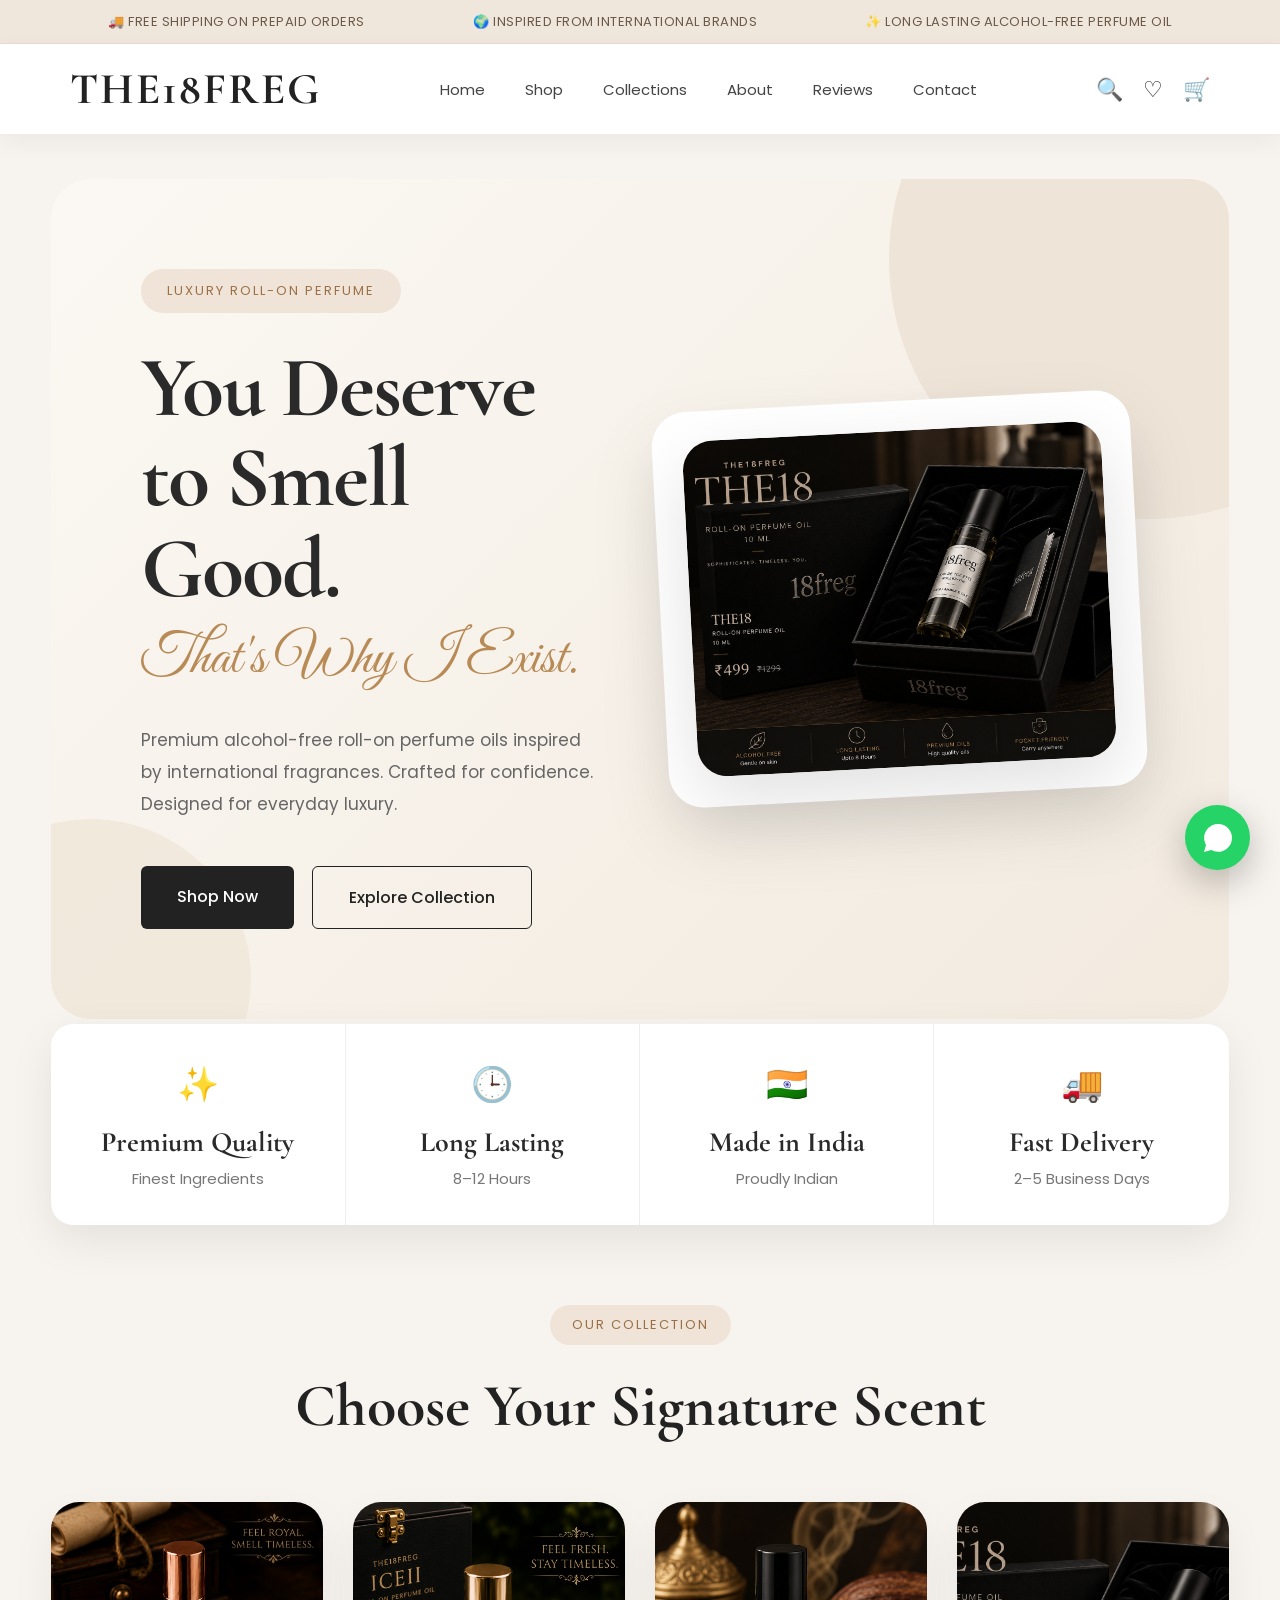
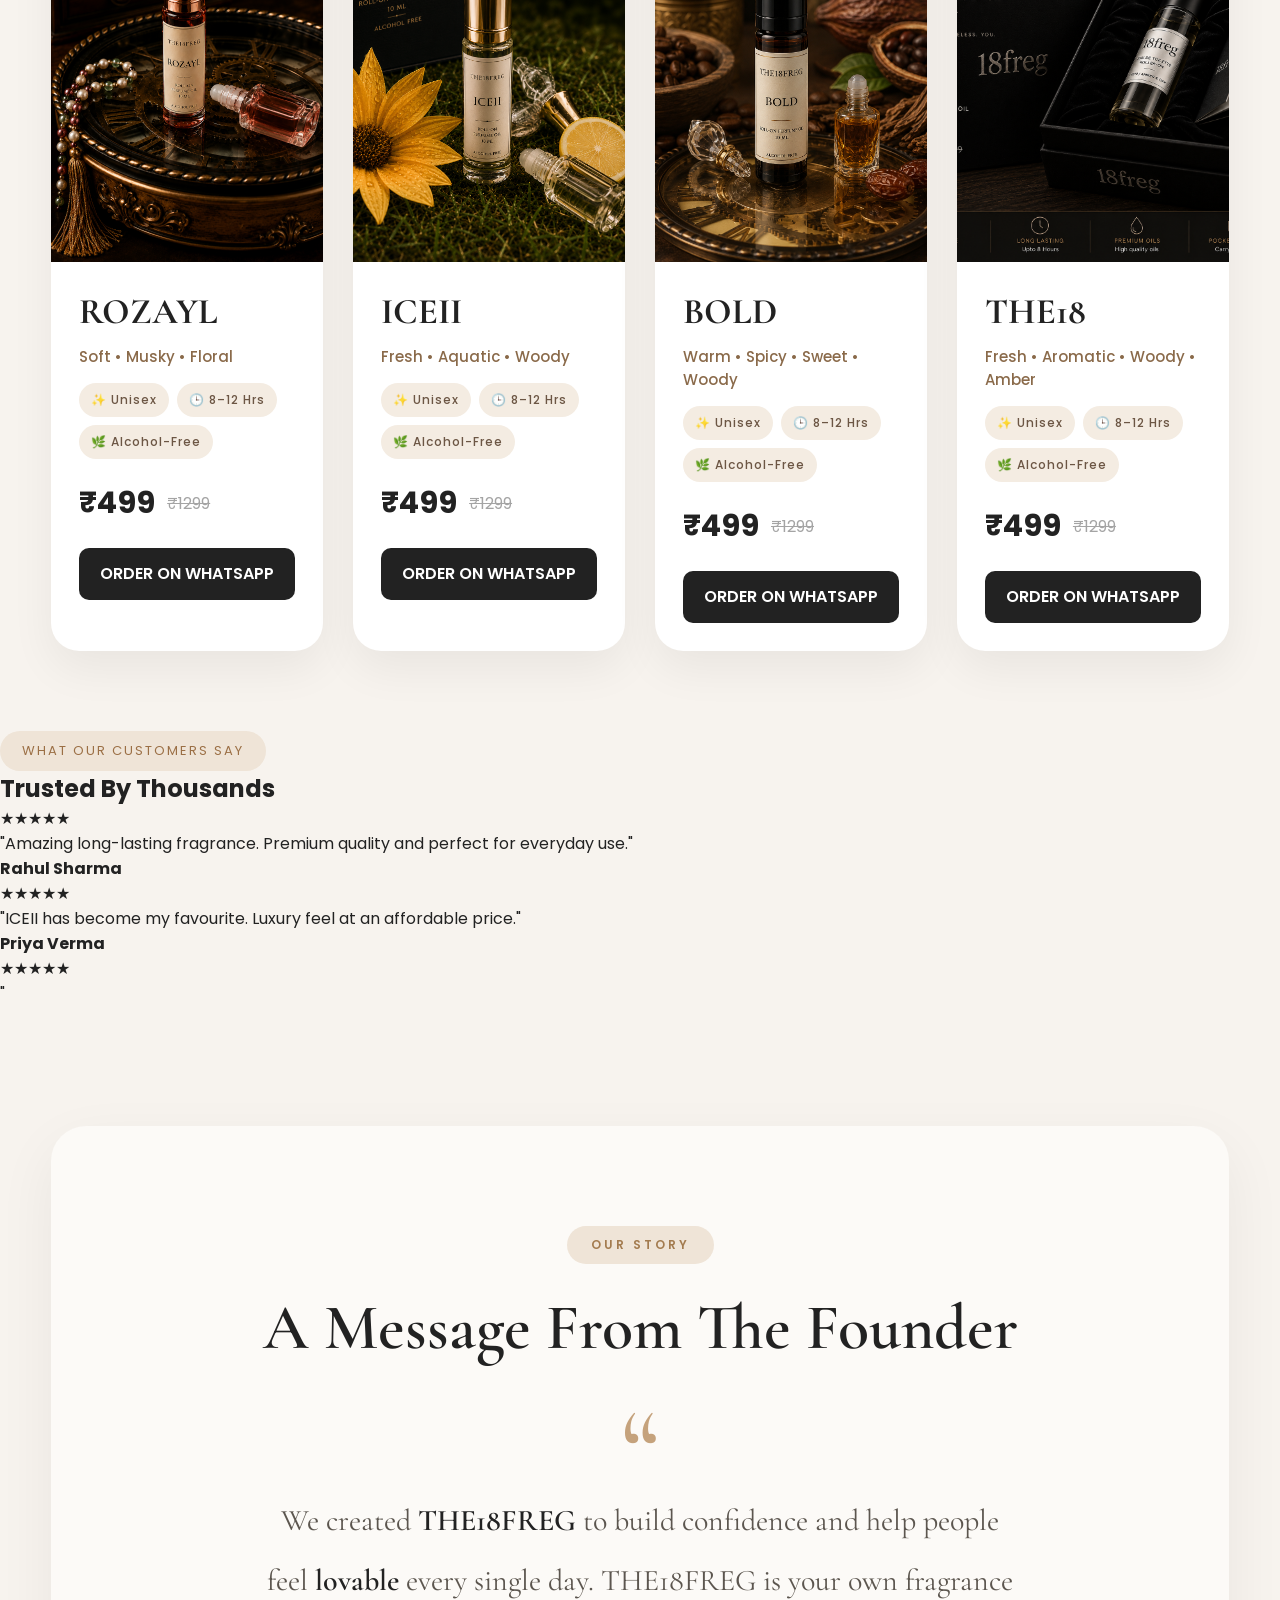
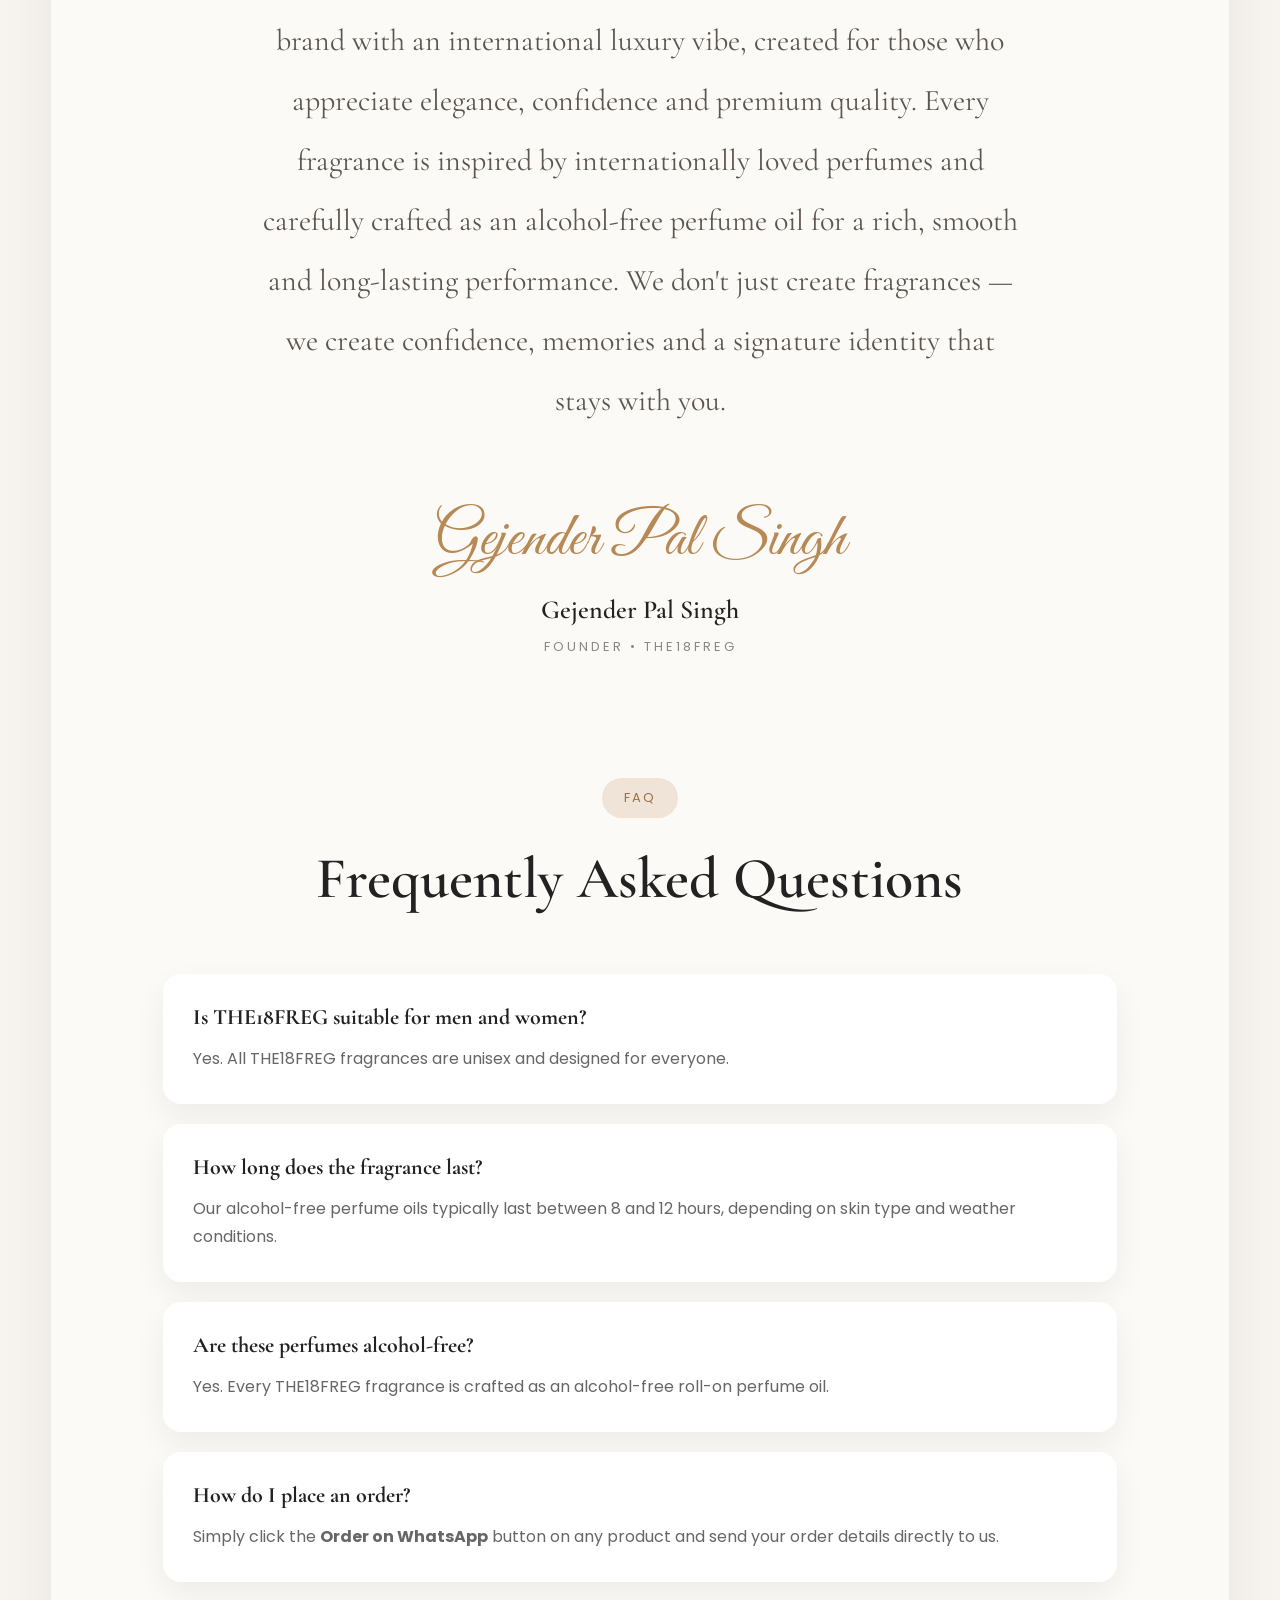
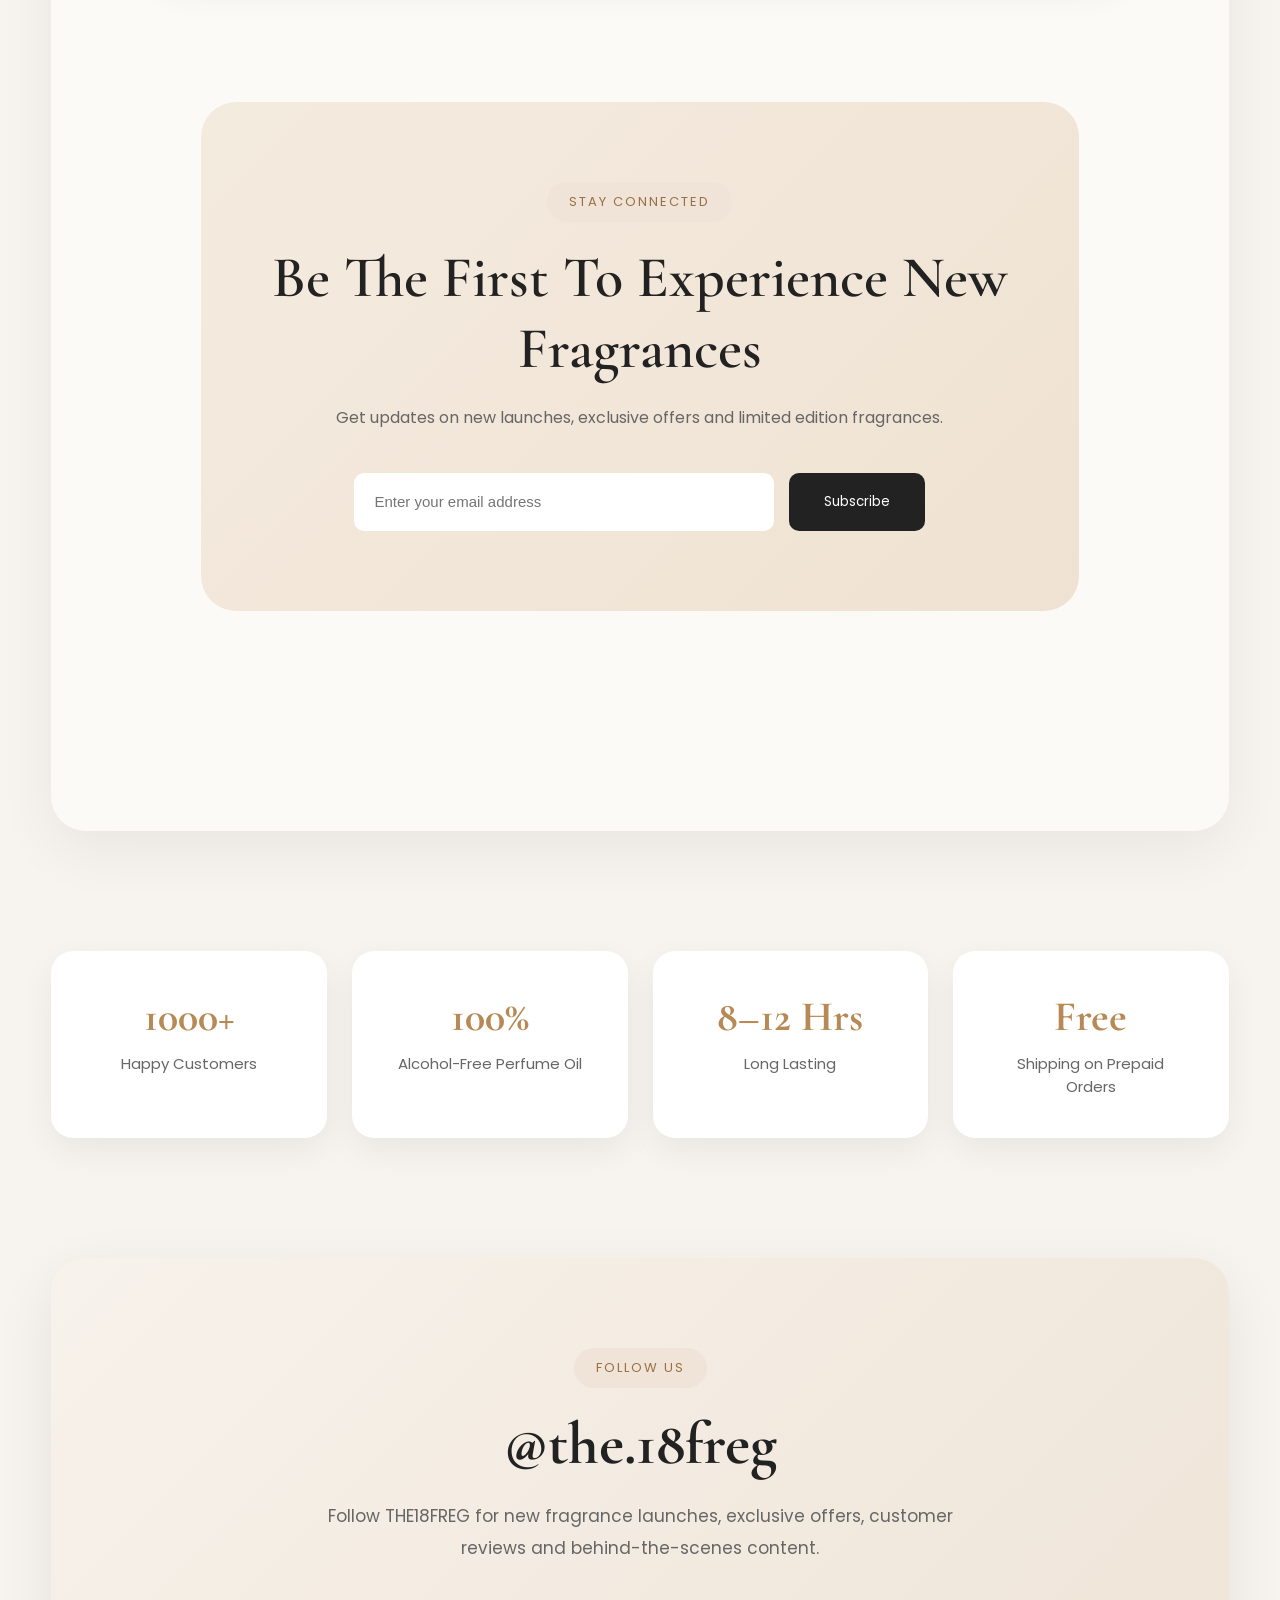
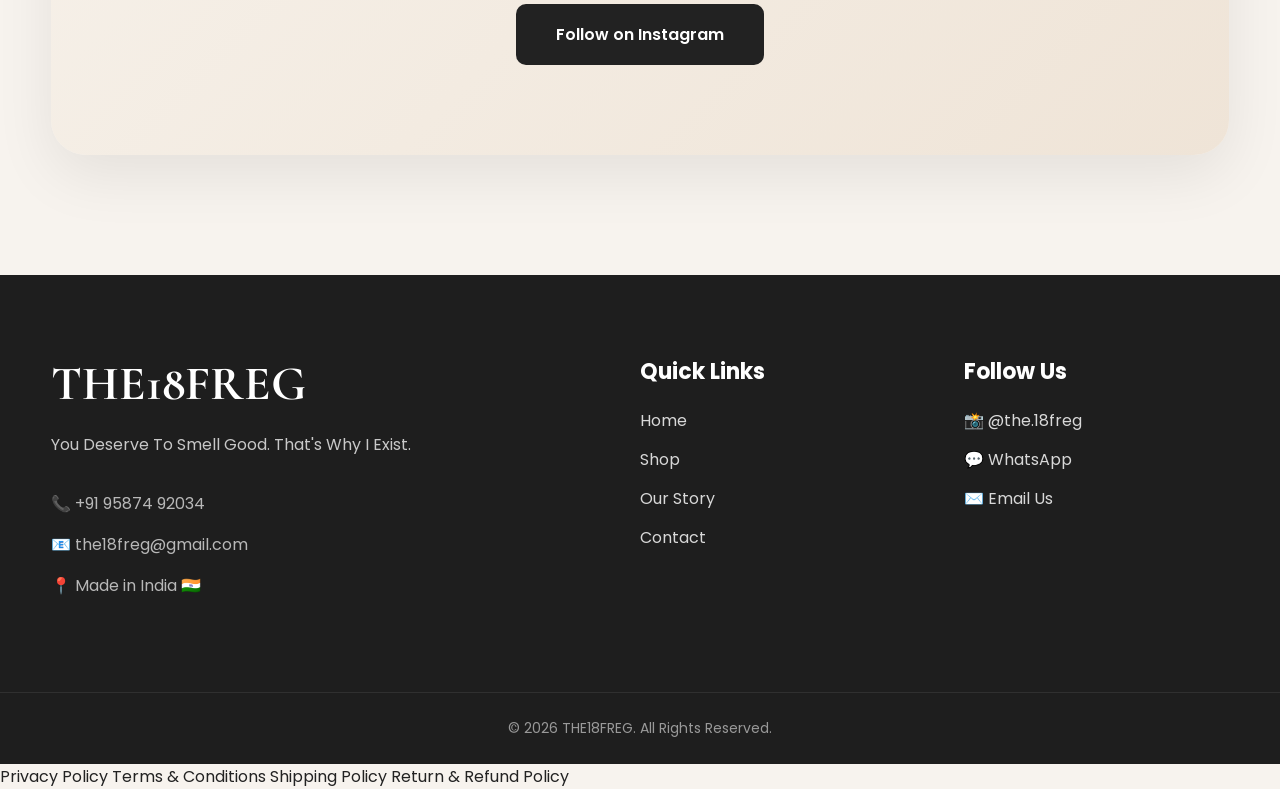
<file: index.html>
<!DOCTYPE html>
<html lang="en">

<head>

    <meta charset="UTF-8">
    <meta name="viewport" content="width=device-width, initial-scale=1.0">

    <title>THE18FREG | Luxury Roll-On Perfume</title>

    <!-- Google Fonts -->
    <link rel="preconnect" href="https://fonts.googleapis.com">
    <link rel="preconnect" href="https://fonts.gstatic.com" crossorigin>

    <link href="https://fonts.googleapis.com/css2?family=Poppins:wght@300;400;500;600;700&family=Cormorant+Garamond:wght@400;500;600;700&family=Great+Vibes&display=swap" rel="stylesheet">

    <!-- CSS -->
    <link rel="stylesheet" href="css/style.css">
    <link rel="stylesheet" href="css/responsive.css">

</head>

<body>

    <!-- ================= TOP BAR ================= -->

    <div class="topbar">

        <div>🚚 FREE SHIPPING ON PREPAID ORDERS</div>

        <div>🌍 INSPIRED FROM INTERNATIONAL BRANDS</div>

        <div>✨ LONG LASTING ALCOHOL-FREE PERFUME OIL</div>

    </div>

    <!-- ================= HEADER ================= -->

    <header>

        <div class="logo">
            THE18FREG
        </div>

        <nav>

            <a href="#">Home</a>
            <a href="#">Shop</a>
            <a href="#">Collections</a>
            <a href="#">About</a>
            <a href="#">Reviews</a>
            <a href="#">Contact</a>

        </nav>

        <div class="nav-icons">

            <span>🔍</span>
            <span>♡</span>
            <span>🛒</span>

        </div>

    </header>

    <!-- ================= HERO ================= -->

    <section class="hero">

        <div class="hero-left">

            <span class="hero-badge">
                LUXURY ROLL-ON PERFUME
            </span>

            <h1>

                You Deserve <br>
                to Smell Good.

            </h1>

            <h2>

                That's Why I Exist.

            </h2>

            <p>

                Premium alcohol-free roll-on perfume oils inspired by
                international fragrances.

                Crafted for confidence.
                Designed for everyday luxury.

            </p>

            <div class="hero-buttons">

                <a href="#" class="dark-btn">

                    Shop Now

                </a>

                <a href="#" class="light-btn">

                    Explore Collection

                </a>

            </div>

        </div>

        <div class="hero-right">

    <div class="hero-image-card">

        <img src="images/products/the18.jpg"
             alt="THE18 Roll-On"
             class="hero-image">

    </div>

</div>

    </section>

    <!-- JS -->

    <script src="js/script.js"></script>

</body>

</html><!-- ================= FEATURES ================= -->

<section class="features">

    <div class="feature-card">

        <div class="feature-icon">✨</div>

        <h3>Premium Quality</h3>

        <p>Finest Ingredients</p>

    </div>

    <div class="feature-card">

        <div class="feature-icon">🕒</div>

        <h3>Long Lasting</h3>

        <p>8–12 Hours</p>

    </div>

    <div class="feature-card">

        <div class="feature-icon">🇮🇳</div>

        <h3>Made in India</h3>

        <p>Proudly Indian</p>

    </div>

    <div class="feature-card">

        <div class="feature-icon">🚚</div>

        <h3>Fast Delivery</h3>

        <p>2–5 Business Days</p>

    </div>

</section><!-- ================= PRODUCTS ================= -->

<section class="products-section">

    <span class="section-tag">OUR COLLECTION</span>

    <h2>Choose Your Signature Scent</h2>

    <div class="products-grid">

        <!-- ================= ROZAYL ================= -->

        <div class="product-card">

            <img src="images/products/rozayl.jpg" alt="ROZAYL">

            <div class="product-info">

                <h3>ROZAYL</h3>

                <p class="perfume-type">
                    Soft • Musky • Floral
                </p>

                <div class="badge-row">
                    <span>✨ Unisex</span>
                    <span>🕒 8–12 Hrs</span>
                    <span>🌿 Alcohol-Free</span>
                </div>

                <div class="price-row">
                    <h4>₹499</h4>
                    <del>₹1299</del>
                </div>

                <a href="https://wa.me/919587492034?text=Hello%20THE18FREG,%20I%20want%20to%20order%20ROZAYL%2010ML%20Roll-On%20Perfume."
                   class="buy-btn"
                   target="_blank">

                    ORDER ON WHATSAPP

                </a>

            </div>

        </div>

        <!-- ================= ICEII ================= -->

        <div class="product-card">

            <img src="images/products/iceii.jpg" alt="ICEII">

            <div class="product-info">

                <h3>ICEII</h3>

                <p class="perfume-type">
                    Fresh • Aquatic • Woody
                </p>

                <div class="badge-row">
                    <span>✨ Unisex</span>
                    <span>🕒 8–12 Hrs</span>
                    <span>🌿 Alcohol-Free</span>
                </div>

                <div class="price-row">
                    <h4>₹499</h4>
                    <del>₹1299</del>
                </div>

                <a href="https://wa.me/919587492034?text=Hello%20THE18FREG,%20I%20want%20to%20order%20ICEII%2010ML%20Roll-On%20Perfume."
                   class="buy-btn"
                   target="_blank">

                    ORDER ON WHATSAPP

                </a>

            </div>

        </div>        <!-- ================= BOLD ================= -->

        <div class="product-card">

            <img src="images/products/bold.jpg" alt="BOLD">

            <div class="product-info">

                <h3>BOLD</h3>

                <p class="perfume-type">
                    Warm • Spicy • Sweet • Woody
                </p>

                <div class="badge-row">
                    <span>✨ Unisex</span>
                    <span>🕒 8–12 Hrs</span>
                    <span>🌿 Alcohol-Free</span>
                </div>

                <div class="price-row">
                    <h4>₹499</h4>
                    <del>₹1299</del>
                </div>

                <a href="https://wa.me/919587492034?text=Hello%20THE18FREG,%20I%20want%20to%20order%20BOLD%2010ML%20Roll-On%20Perfume."
                   class="buy-btn"
                   target="_blank">

                    ORDER ON WHATSAPP

                </a>

            </div>

        </div>

        <!-- ================= THE18 ================= -->

        <div class="product-card">

            <img src="images/products/the18.jpg" alt="THE18">

            <div class="product-info">

                <h3>THE18</h3>

                <p class="perfume-type">
                    Fresh • Aromatic • Woody • Amber
                </p>

                <div class="badge-row">
                    <span>✨ Unisex</span>
                    <span>🕒 8–12 Hrs</span>
                    <span>🌿 Alcohol-Free</span>
                </div>

                <div class="price-row">
                    <h4>₹499</h4>
                    <del>₹1299</del>
                </div>

                <a href="https://wa.me/919587492034?text=Hello%20THE18FREG,%20I%20want%20to%20order%20THE18%2010ML%20Roll-On%20Perfume."
                   class="buy-btn"
                   target="_blank">

                    ORDER ON WHATSAPP

                </a>

            </div>

        </div>

    </div>

</section>

</section><!-- ================= REVIEWS ================= -->

<section class="reviews">

    <span class="section-tag">WHAT OUR CUSTOMERS SAY</span>

    <h2>Trusted By Thousands</h2>

    <div class="review-grid">

        <div class="review-card">

            <div class="stars">★★★★★</div>

            <p>

                "Amazing long-lasting fragrance. Premium quality and perfect for everyday use."

            </p>

            <h4>Rahul Sharma</h4>

        </div>

        <div class="review-card">

            <div class="stars">★★★★★</div>

            <p>

                "ICEII has become my favourite. Luxury feel at an affordable price."

            </p>

            <h4>Priya Verma</h4>

        </div>

        <div class="review-card">

            <div class="stars">★★★★★</div>

            <p>

                "<!-- ================= FOUNDER ================= -->

<!-- ================= FOUNDER ================= -->

<section class="founder">

    <div class="founder-box">

        <span class="story-tag">OUR STORY</span>

        <h2>A Message From The Founder</h2>

        <div class="quote-icon">“</div>

        <p class="founder-message">

            We created <strong>THE18FREG</strong> to build confidence and help people feel <strong>lovable</strong> every single day.

            THE18FREG is your own fragrance brand with an international luxury vibe, created for those who appreciate elegance, confidence and premium quality.

            Every fragrance is inspired by internationally loved perfumes and carefully crafted as an alcohol-free perfume oil for a rich, smooth and long-lasting performance.

            We don't just create fragrances — we create confidence, memories and a signature identity that stays with you.

        </p>

        <div class="founder-footer">

            <div class="founder-signature">
                Gejender Pal Singh
            </div>

            <h3>Gejender Pal Singh</h3>

            <span>Founder • THE18FREG</span>

        </div>

    </div><!-- ================= FAQ ================= -->

<section class="faq">

    <span class="section-tag">FAQ</span>

    <h2>Frequently Asked Questions</h2>

    <div class="faq-box">

        <div class="faq-item">

            <h3>Is THE18FREG suitable for men and women?</h3>

            <p>Yes. All THE18FREG fragrances are unisex and designed for everyone.</p>

        </div>

        <div class="faq-item">

            <h3>How long does the fragrance last?</h3>

            <p>Our alcohol-free perfume oils typically last between 8 and 12 hours, depending on skin type and weather conditions.</p>

        </div>

        <div class="faq-item">

            <h3>Are these perfumes alcohol-free?</h3>

            <p>Yes. Every THE18FREG fragrance is crafted as an alcohol-free roll-on perfume oil.</p>

        </div>

        <div class="faq-item">

            <h3>How do I place an order?</h3>

            <p>Simply click the <strong>Order on WhatsApp</strong> button on any product and send your order details directly to us.</p>

        </div>

    </div>
<!-- ================= NEWSLETTER ================= -->

<section class="newsletter">

    <div class="newsletter-box">

        <span class="section-tag">STAY CONNECTED</span>

        <h2>Be The First To Experience New Fragrances</h2>

        <p>
            Get updates on new launches, exclusive offers and limited edition fragrances.
        </p>

        <form class="newsletter-form">

            <input type="email"
                   placeholder="Enter your email address"
                   required>

            <button type="submit">
                Subscribe
            </button>

        </form>

    </div>

</section>
</section>

</section><!-- ================= WHATSAPP BUTTON ================= -->

<a href="https://wa.me/919587492034?text=Hello%20THE18FREG,%20I%20want%20to%20place%20an%20order."
class="whatsapp-btn"
target="_blank">

<svg xmlns="http://www.w3.org/2000/svg" width="28" height="28" fill="white" viewBox="0 0 24 24">
<path d="M20.52 3.48A11.86 11.86 0 0 0 12.05 0C5.48 0 .12 5.36.12 11.93c0 2.1.55 4.16 1.6 5.98L0 24l6.25-1.64a11.9 11.9 0 0 0 5.8 1.48h.01c6.57 0 11.93-5.36 11.93-11.93 0-3.18-1.24-6.17-3.47-8.43z"/>
</svg>

</a><!-- ================= TRUST SECTION ================= -->

<section class="trust">

    <div class="trust-box">

        <h3>1000+</h3>

        <p>Happy Customers</p>

    </div>

    <div class="trust-box">

        <h3>100%</h3>

        <p>Alcohol-Free Perfume Oil</p>

    </div>

    <div class="trust-box">

        <h3>8–12 Hrs</h3>

        <p>Long Lasting</p>

    </div>

    <div class="trust-box">

        <h3>Free</h3>

        <p>Shipping on Prepaid Orders</p>

    </div>

</section><!-- ================= INSTAGRAM FOLLOW ================= -->

<section class="instagram-follow">

    <div class="instagram-card">

        <span class="section-tag">FOLLOW US</span>

        <h2>@the.18freg</h2>

        <p>
            Follow THE18FREG for new fragrance launches, exclusive offers,
            customer reviews and behind-the-scenes content.
        </p>

        <a href="https://instagram.com/the.18freg"
           target="_blank"
           class="instagram-btn">

            Follow on Instagram

        </a>

    </div>

</section><!-- ================= FOOTER ================= -->

<footer class="footer">

    <div class="footer-container">

        <div class="footer-brand">

            <h2>THE18FREG</h2>

            <p>
                You Deserve To Smell Good.
                That's Why I Exist.
            </p>

            <div class="footer-contact-info">

                <p>📞 +91 95874 92034</p>

                <p>📧 the18freg@gmail.com</p>

                <p>📍 Made in India 🇮🇳</p>

            </div>

        </div>

        <div class="footer-links">

            <h3>Quick Links</h3>

            <a href="index.html">Home</a>

            <a href="shop.html">Shop</a>

            <a href="about.html">Our Story</a>

            <a href="contact.html">Contact</a>

        </div>

        <div class="footer-social">

            <h3>Follow Us</h3>

            <a href="https://instagram.com/the.18freg" target="_blank">
                📸 @the.18freg
            </a>

            <a href="https://wa.me/919587492034" target="_blank">
                💬 WhatsApp
            </a>

            <a href="mailto:the18freg@gmail.com">
                ✉️ Email Us
            </a>

        </div>

    </div>

    <div class="footer-bottom">

        © 2026 THE18FREG. All Rights Reserved.

    </div>

</footer><a href="privacy.html">Privacy Policy</a>

<a href="terms.html">Terms & Conditions</a>

<a href="shipping.html">Shipping Policy</a>

<a href="refund.html">Return & Refund Policy</a>
</file>
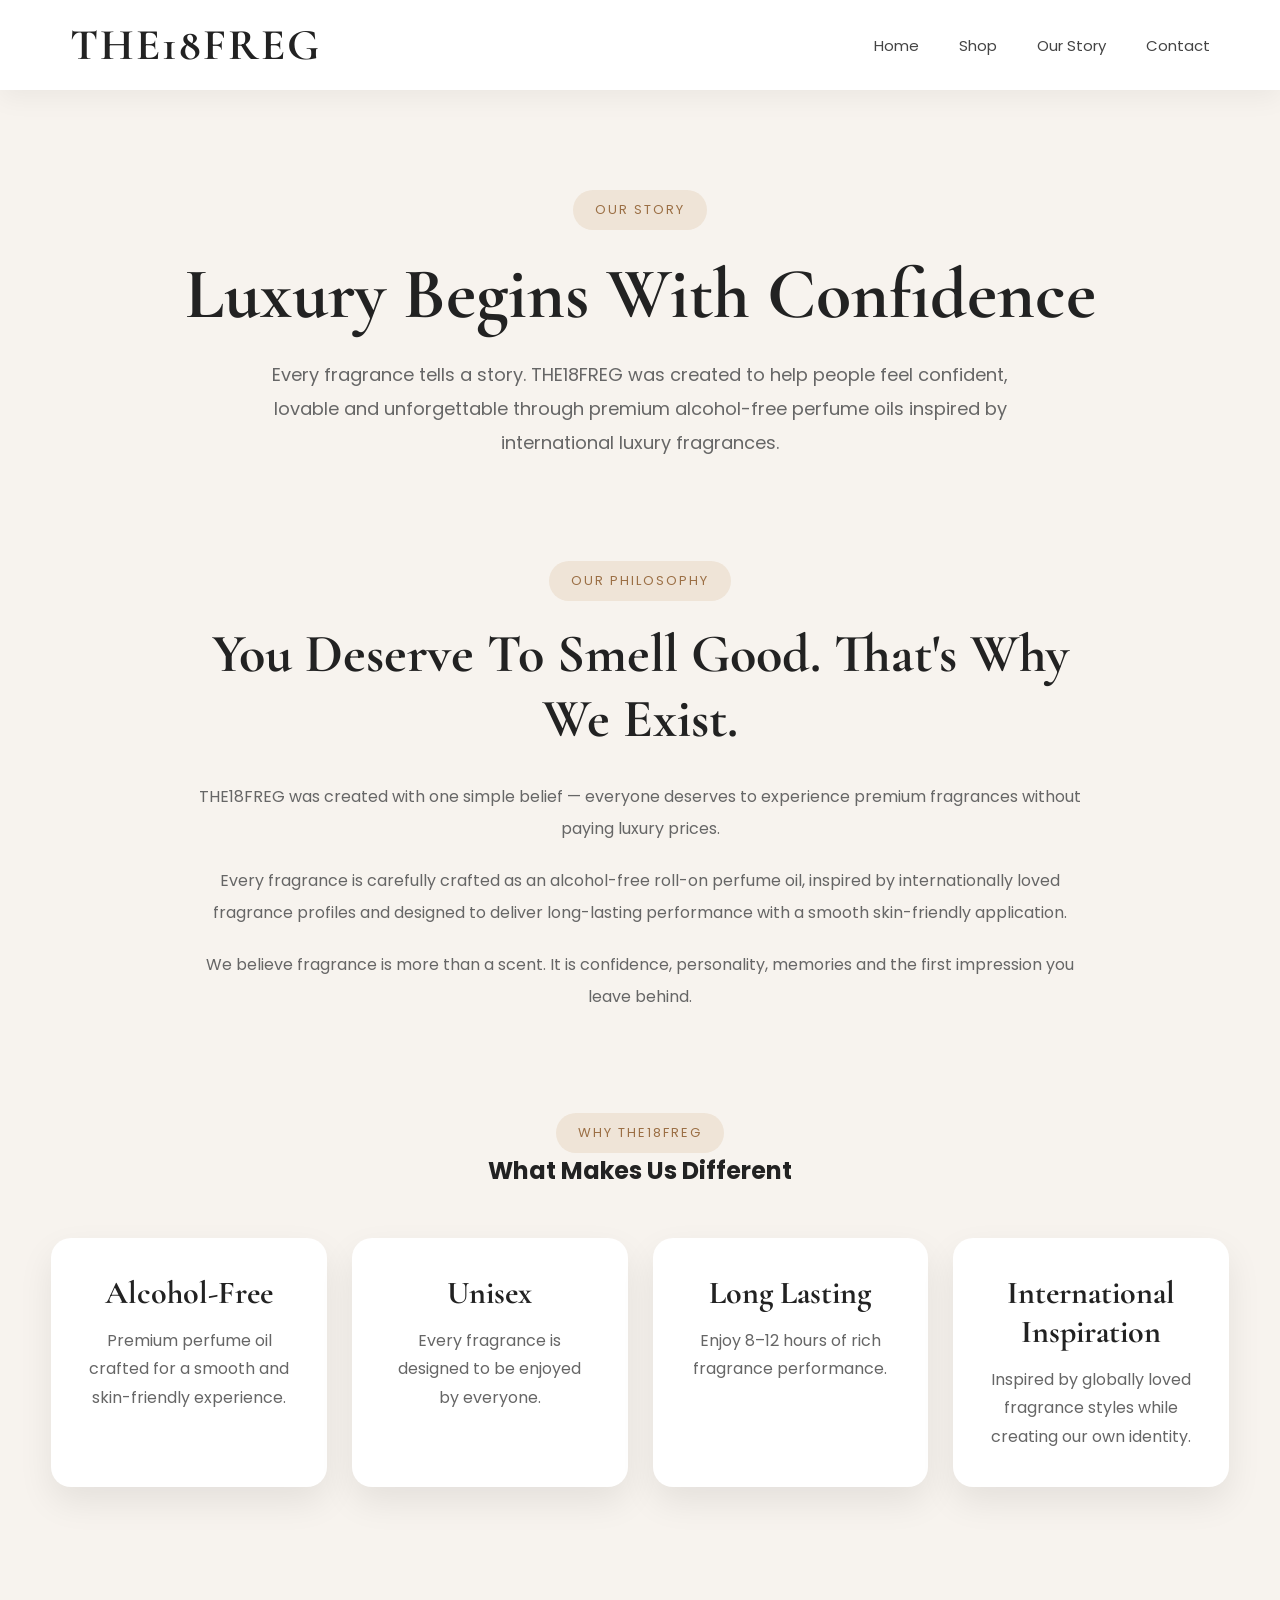
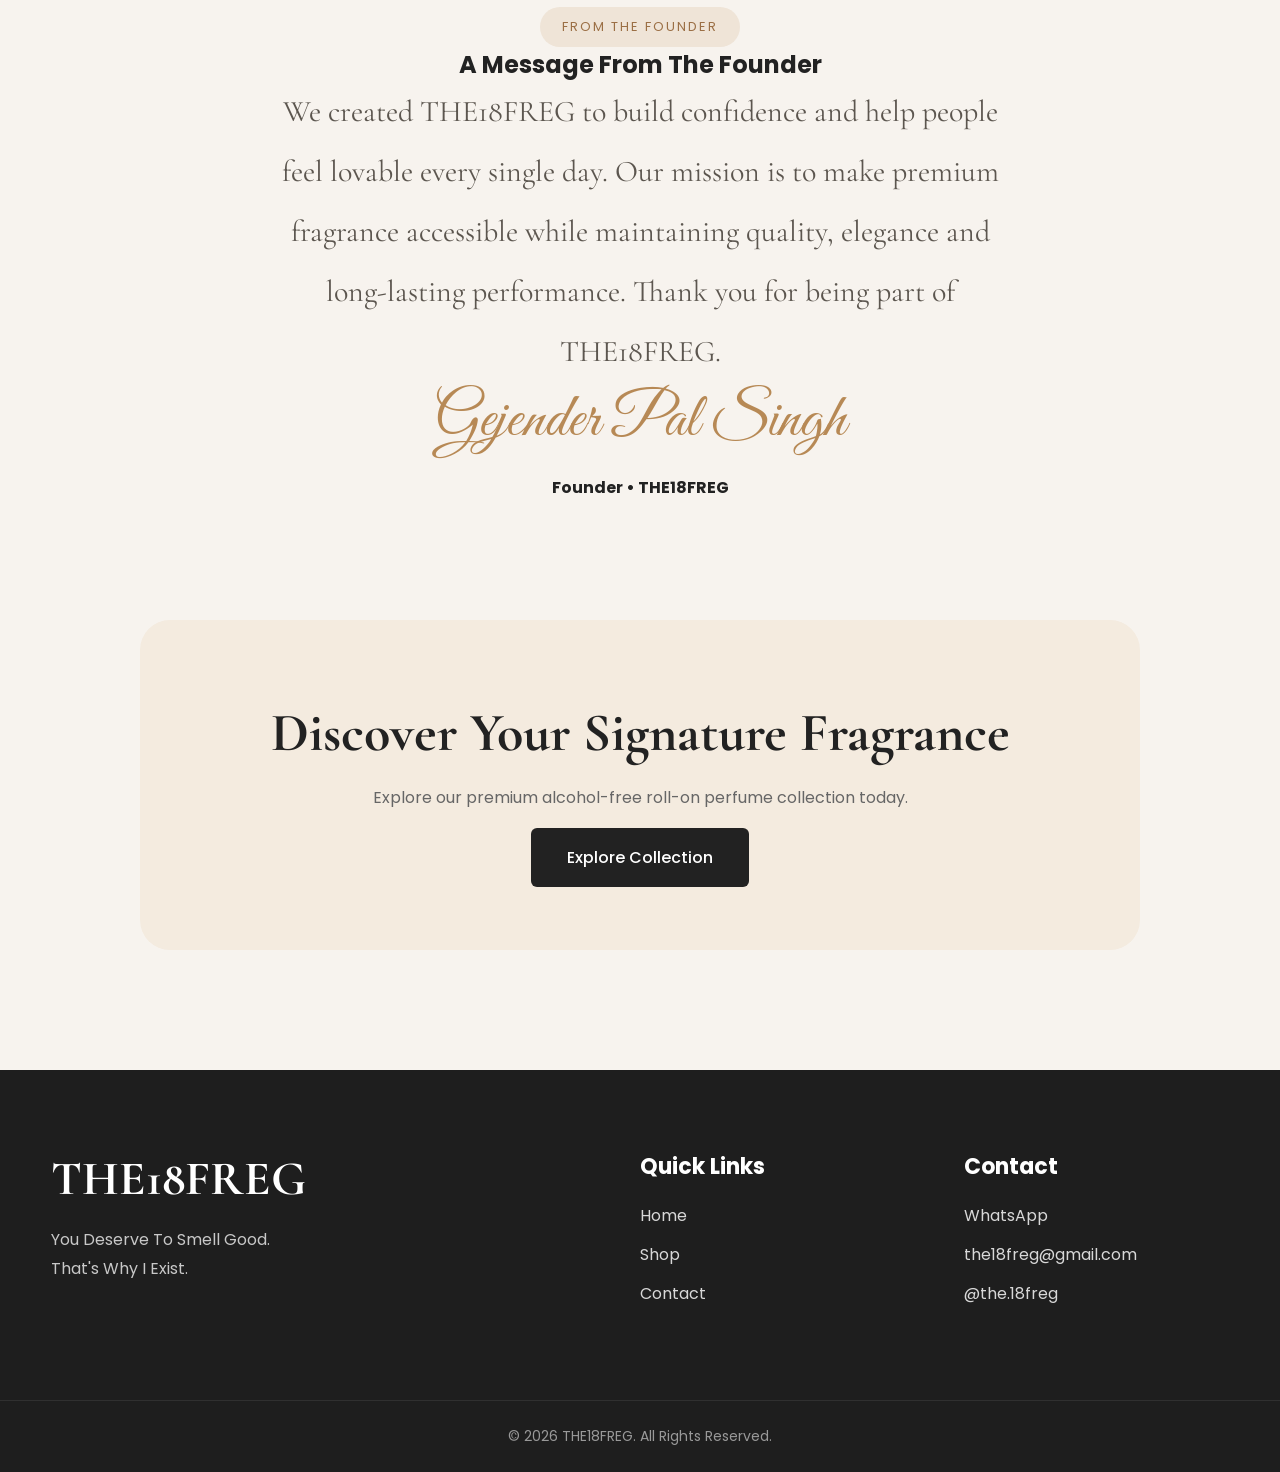
<file: about.html>
<!DOCTYPE html>
<html lang="en">

<head>

<meta charset="UTF-8">

<meta name="viewport" content="width=device-width, initial-scale=1.0">

<title>Our Story | THE18FREG</title>

<link rel="preconnect" href="https://fonts.googleapis.com">

<link rel="preconnect" href="https://fonts.gstatic.com" crossorigin>

<link href="https://fonts.googleapis.com/css2?family=Poppins:wght@300;400;500;600&family=Cormorant+Garamond:wght@400;500;600;700&family=Great+Vibes&display=swap" rel="stylesheet">

<link rel="stylesheet" href="css/style.css">

<link rel="stylesheet" href="css/responsive.css">

</head>

<body>

<header>

<div class="logo">

THE18FREG

</div>

<nav>

<a href="index.html">Home</a>

<a href="shop.html">Shop</a>

<a href="about.html">Our Story</a>

<a href="contact.html">Contact</a>

</nav>

</header>

<section class="about-hero">

<span class="section-tag">

OUR STORY

</span>

<h1>

Luxury Begins With Confidence

</h1>

<p>

Every fragrance tells a story.

THE18FREG was created to help people feel confident, lovable and unforgettable through premium alcohol-free perfume oils inspired by international luxury fragrances.

</p>

</section><section class="about-story">

    <div class="about-content">

        <span class="section-tag">OUR PHILOSOPHY</span>

        <h2>You Deserve To Smell Good. That's Why We Exist.</h2>

        <p>
            THE18FREG was created with one simple belief — everyone deserves to experience
            premium fragrances without paying luxury prices.
        </p>

        <p>
            Every fragrance is carefully crafted as an alcohol-free roll-on perfume oil,
            inspired by internationally loved fragrance profiles and designed to deliver
            long-lasting performance with a smooth skin-friendly application.
        </p>

        <p>
            We believe fragrance is more than a scent. It is confidence, personality,
            memories and the first impression you leave behind.
        </p>

    </div>

</section>

<section class="brand-values">

    <span class="section-tag">WHY THE18FREG</span>

    <h2>What Makes Us Different</h2>

    <div class="values-grid">

        <div class="value-card">
            <h3>Alcohol-Free</h3>
            <p>Premium perfume oil crafted for a smooth and skin-friendly experience.</p>
        </div>

        <div class="value-card">
            <h3>Unisex</h3>
            <p>Every fragrance is designed to be enjoyed by everyone.</p>
        </div>

        <div class="value-card">
            <h3>Long Lasting</h3>
            <p>Enjoy 8–12 hours of rich fragrance performance.</p>
        </div>

        <div class="value-card">
            <h3>International Inspiration</h3>
            <p>Inspired by globally loved fragrance styles while creating our own identity.</p>
        </div>

    </div>

</section>

<section class="about-founder">

    <span class="section-tag">FROM THE FOUNDER</span>

    <h2>A Message From The Founder</h2>

    <p class="founder-message">

        We created THE18FREG to build confidence and help people feel lovable every single day.

        Our mission is to make premium fragrance accessible while maintaining quality,
        elegance and long-lasting performance.

        Thank you for being part of THE18FREG.

    </p>

    <div class="founder-signature">

        Gejender Pal Singh

    </div>

    <h4>Founder • THE18FREG</h4>

</section>

<section class="about-cta">

    <h2>Discover Your Signature Fragrance</h2>

    <p>

        Explore our premium alcohol-free roll-on perfume collection today.

    </p>

    <a href="shop.html" class="dark-btn">

        Explore Collection

    </a>

</section><footer class="footer">

    <div class="footer-container">

        <div class="footer-brand">

            <h2>THE18FREG</h2>

            <p>
                You Deserve To Smell Good.<br>
                That's Why I Exist.
            </p>

        </div>

        <div class="footer-links">

            <h3>Quick Links</h3>

            <a href="index.html">Home</a>
            <a href="shop.html">Shop</a>
            <a href="contact.html">Contact</a>

        </div>

        <div class="footer-social">

            <h3>Contact</h3>

            <a href="https://wa.me/919587492034" target="_blank">
                WhatsApp
            </a>

            <a href="mailto:the18freg@gmail.com">
                the18freg@gmail.com
            </a>

            <a href="https://instagram.com/the.18freg" target="_blank">
                @the.18freg
            </a>

        </div>

    </div>

    <div class="footer-bottom">

        © 2026 THE18FREG. All Rights Reserved.

    </div>

</footer>

</body>

</html>
</file>
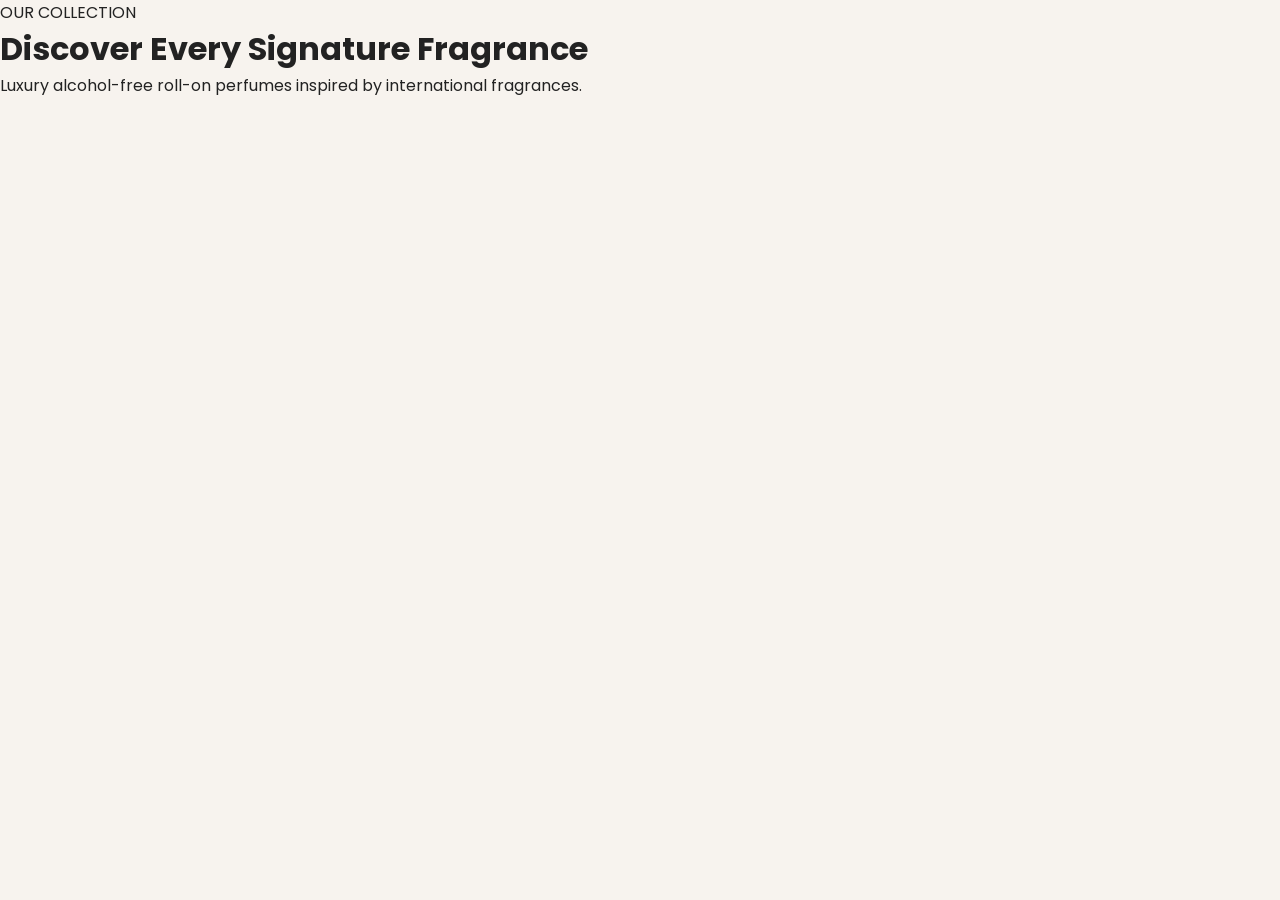
<file: shop.html>
<!DOCTYPE html>
<html lang="en">

<head>

<meta charset="UTF-8">

<meta name="viewport" content="width=device-width, initial-scale=1.0">

<title>Shop | THE18FREG</title>

<link rel="preconnect" href="https://fonts.googleapis.com">

<link rel="preconnect" href="https://fonts.gstatic.com" crossorigin>

<link href="https://fonts.googleapis.com/css2?family=Poppins:wght@300;400;500;600&family=Cormorant+Garamond:wght@400;500;600;700&display=swap" rel="stylesheet">

<link rel="stylesheet" href="css/style.css">

<link rel="stylesheet" href="css/responsive.css">

</head>

<body>

<div class="shop-hero">

<span>OUR COLLECTION</span>

<h1>Discover Every Signature Fragrance</h1>

<p>

Luxury alcohol-free roll-on perfumes inspired by international fragrances.

</p>

</div>

<section class="products-section">

<div class="products-grid">
</file>
<file: css/style.css>
/* ==========================================
THE18FREG V2.0
========================================== */

@import url('https://fonts.googleapis.com/css2?family=Poppins:wght@300;400;500;600;700&family=Cormorant+Garamond:wght@400;500;600;700&family=Great+Vibes&display=swap');

/* ==========================================
RESET
========================================== */

*{
    margin:0;
    padding:0;
    box-sizing:border-box;
}

html{
    scroll-behavior:smooth;
}

body{

    background:#F7F3EE;

    color:#222;

    font-family:'Poppins',sans-serif;

}

img{

    width:100%;

    display:block;

}

a{

    text-decoration:none;

    color:inherit;

}

button{

    border:none;

    cursor:pointer;

    font-family:'Poppins',sans-serif;

}

/* ==========================================
TOP BAR
========================================== */

.topbar{

    height:44px;

    background:#F0E7DC;

    border-bottom:1px solid #E8DDD1;

    display:flex;

    justify-content:space-evenly;

    align-items:center;

    font-size:13px;

    color:#6B5A49;

    letter-spacing:.5px;

}

/* ==========================================
HEADER
========================================== */

header{

    height:90px;

    background:#fff;

    display:flex;

    justify-content:space-between;

    align-items:center;

    padding:0 70px;

    position:sticky;

    top:0;

    z-index:999;

    box-shadow:0 8px 25px rgba(0,0,0,.05);

}

.logo{

    font-size:44px;

    font-family:'Cormorant Garamond',serif;

    font-weight:700;

    letter-spacing:2px;

}

nav{

    display:flex;

    gap:40px;

}

nav a{

    font-size:15px;

    color:#444;

    transition:.3s;

    position:relative;

}

nav a:hover{

    color:#B78955;

}

nav a::after{

    content:"";

    position:absolute;

    left:0;

    bottom:-8px;

    width:0;

    height:2px;

    background:#B78955;

    transition:.3s;

}

nav a:hover::after{

    width:100%;

}

.nav-icons{

    display:flex;

    gap:20px;

    font-size:22px;

}/* ==========================================
HERO SECTION
========================================== */

.hero{

    width:92%;

    max-width:1400px;

    margin:45px auto;

    min-height:760px;

    background:linear-gradient(135deg,#FBF8F3,#F2EADF);

    border-radius:40px;

    display:grid;

    grid-template-columns:1fr 1fr;

    align-items:center;

    gap:80px;

    padding:90px;

    overflow:hidden;

    position:relative;

}

.hero::before{

    content:"";

    width:520px;

    height:520px;

    background:#EFE4D8;

    border-radius:50%;

    position:absolute;

    right:-180px;

    top:-180px;

}

.hero-left{

    position:relative;

    z-index:2;

}

.hero-badge{

    display:inline-block;

    padding:12px 26px;

    border-radius:40px;

    background:#EFE4D7;

    color:#9C7147;

    font-size:13px;

    letter-spacing:2px;

    margin-bottom:30px;

}

.hero-left h1{

    font-family:'Cormorant Garamond',serif;

    font-size:86px;

    line-height:1.05;

    color:#2A2A2A;

    margin-bottom:10px;

}

.hero-left h2{

    font-family:'Great Vibes',cursive;

    font-size:56px;

    color:#B88A55;

    font-weight:400;

    margin-bottom:30px;

}

.hero-left p{

    max-width:520px;

    font-size:17px;

    color:#666;

    line-height:1.9;

}

.hero-buttons{

    display:flex;

    gap:18px;

    margin-top:45px;

}

.dark-btn{

    background:#222;

    color:#fff;

    padding:18px 36px;

    border-radius:10px;

    transition:.3s;

}

.dark-btn:hover{

    background:#000;

}

.light-btn{

    border:1px solid #222;

    padding:18px 36px;

    border-radius:10px;

    transition:.3s;

}

.light-btn:hover{

    background:#222;

    color:#fff;

}

.hero-right{

    position:relative;

    display:flex;

    justify-content:center;

    align-items:center;

}

.hero-right img{

    max-width:650px;

    width:100%;

    border-radius:30px;

    box-shadow:0 25px 70px rgba(0,0,0,.12);

    transition:.4s;

}

.hero-right img:hover{

    transform:scale(1.03);

}/* ==========================================
HERO IMPROVEMENTS
========================================== */

.hero{

    gap:40px;

}

.hero-left{

    padding-right:20px;

}

.hero-image{

    width:760px;

    max-width:none;

    border-radius:30px;

    box-shadow:0 35px 90px rgba(0,0,0,.12);

}

.hero-right{

    justify-content:flex-end;

}

.dark-btn{

    border-radius:6px;

    font-weight:500;

}

.light-btn{

    border-radius:6px;

    font-weight:500;

}

.hero-left h1{

    letter-spacing:-2px;

}

.hero-left p{

    margin-top:15px;

}/* ==========================================
FEATURE STRIP
========================================== */

.features{

    width:92%;

    max-width:1400px;

    margin:-40px auto 70px;

    background:#fff;

    border-radius:22px;

    display:grid;

    grid-template-columns:repeat(4,1fr);

    box-shadow:0 15px 45px rgba(0,0,0,.08);

    overflow:hidden;

    position:relative;

    z-index:10;

}

.feature-card{

    padding:35px;

    text-align:center;

    border-right:1px solid #eee;

}

.feature-card:last-child{

    border-right:none;

}

.feature-icon{

    font-size:34px;

    margin-bottom:15px;

}

.feature-card h3{

    font-family:'Cormorant Garamond',serif;

    font-size:28px;

    margin-bottom:8px;

    color:#2a2a2a;

}

.feature-card p{

    color:#777;

    font-size:15px;

}/* ==========================================
PRODUCT SECTION
========================================== */

.products-section{

    width:92%;

    max-width:1400px;

    margin:80px auto;

    text-align:center;

}

.section-tag{

    display:inline-block;

    padding:10px 22px;

    background:#EFE4D7;

    color:#9B6F45;

    border-radius:30px;

    font-size:13px;

    letter-spacing:2px;

}

.products-section h2{

    font-family:'Cormorant Garamond',serif;

    font-size:60px;

    margin:25px 0 60px;

}

.products-grid{

    display:grid;

    grid-template-columns:repeat(4,1fr);

    gap:30px;

}

.product-card{

    background:#fff;

    border-radius:25px;

    overflow:hidden;

    box-shadow:0 15px 45px rgba(0,0,0,.08);

    transition:.4s;

}

.product-card:hover{

    transform:translateY(-10px);

}

.product-card img{

    height:340px;

    object-fit:cover;

}

.product-info{

    padding:25px;

    text-align:left;

}

.product-info h3{

    font-family:'Cormorant Garamond',serif;

    font-size:34px;

    margin-bottom:8px;

}

.product-info span{

    color:#777;

    font-size:14px;

}

.price-row{

    display:flex;

    align-items:center;

    gap:12px;

    margin:20px 0;

}

.price-row h4{

    font-size:28px;

}

.price-row del{

    color:#999;

}

.product-info button{

    width:100%;

    background:#222;

    color:white;

    padding:15px;

    border-radius:8px;

    transition:.3s;

}

.product-info button:hover{

    background:#B78955;

}/* ==========================================
FOUNDER
========================================== */
/* ==========================================
FOUNDER SECTION
========================================== */

.founder{

    width:92%;

    max-width:1200px;

    margin:120px auto;

    padding:100px 70px;

    background:#FCFAF7;

    border-radius:35px;

    box-shadow:0 20px 60px rgba(0,0,0,.06);

    position:relative;

}

.founder-box{

    max-width:850px;

    margin:auto;

    text-align:center;

}

.story-tag{

    display:inline-block;

    padding:10px 24px;

    border-radius:30px;

    background:#EFE4D7;

    color:#A37B4F;

    letter-spacing:3px;

    font-size:12px;

    font-weight:600;

    margin-bottom:25px;

}

.founder h2{

    font-family:'Cormorant Garamond',serif;

    font-size:64px;

    font-weight:600;

    color:#222;

    margin-bottom:25px;

}

.quote-icon{

    font-family:'Cormorant Garamond',serif;

    font-size:120px;

    color:#C5A27C;

    line-height:1;

    margin-bottom:-20px;

}

.founder-message{

    font-family:'Cormorant Garamond',serif;

    font-size:30px;

    line-height:2;

    color:#5C564F;

    max-width:760px;

    margin:0 auto;

}

.founder-message strong{

    color:#222;

    font-weight:600;

}

.founder-footer{

    margin-top:70px;

}

.founder-signature{

    font-family:'Great Vibes',cursive;

    font-size:62px;

    color:#B78955;

    margin-bottom:15px;

}

.founder-footer h3{

    font-size:26px;

    font-family:'Cormorant Garamond',serif;

    font-weight:600;

    margin-bottom:8px;

    color:#222;

}

.founder-footer span{

    font-size:13px;

    color:#888;

    letter-spacing:3px;

    text-transform:uppercase;

}/* ==========================================
HERO V3
========================================== */

.hero::after{

    content:"";

    width:320px;

    height:320px;

    background:#EFE5D8;

    border-radius:50%;

    position:absolute;

    left:-120px;

    bottom:-120px;

    opacity:.7;

}

.hero-image-card{

    background:white;

    padding:30px;

    border-radius:35px;

    box-shadow:0 30px 70px rgba(0,0,0,.10);

    transform:rotate(-3deg);

    transition:.4s;

}

.hero-image-card:hover{

    transform:rotate(0deg) scale(1.02);

}

.hero-image{

    width:100%;

    border-radius:25px;

}/* ==========================================
PRODUCT CARD V2
========================================== */

.product-card{

    background:#FFFFFF;

    border-radius:28px;

    overflow:hidden;

    transition:.4s ease;

    box-shadow:0 18px 45px rgba(0,0,0,.06);

}

.product-card:hover{

    transform:translateY(-12px);

    box-shadow:0 30px 70px rgba(0,0,0,.12);

}

.product-card img{

    width:100%;

    height:360px;

    object-fit:cover;

    transition:.4s;

}

.product-card:hover img{

    transform:scale(1.05);

}

.product-info{

    padding:28px;

}

.product-info h3{

    font-family:'Cormorant Garamond',serif;

    font-size:36px;

    margin-bottom:8px;

    color:#222;

}

.product-info span{

    color:#777;

    font-size:14px;

    letter-spacing:1px;

}

.price-row{

    display:flex;

    align-items:center;

    gap:12px;

    margin:22px 0;

}

.price-row h4{

    font-size:30px;

    color:#222;

}

.price-row del{

    color:#A4A4A4;

    font-size:16px;

}

.product-info button{

    width:100%;

    height:52px;

    background:#222;

    color:#fff;

    border:none;

    border-radius:10px;

    font-size:15px;

    font-weight:600;

    transition:.3s;

}

.product-info button:hover{

    background:#B78955;

}.buy-btn{

display:flex;

justify-content:center;

align-items:center;

width:100%;

height:52px;

background:#222;

color:white;

border-radius:10px;

font-weight:600;

transition:.3s;

}

.buy-btn:hover{

background:#B78955;

}/* ==========================================
WHATSAPP BUTTON
========================================== */

.whatsapp-btn{

position:fixed;

right:30px;

bottom:30px;

width:65px;

height:65px;

border-radius:50%;

background:#25D366;

display:flex;

justify-content:center;

align-items:center;

box-shadow:0 12px 35px rgba(0,0,0,.25);

z-index:99999;

transition:.3s;

}

.whatsapp-btn:hover{

transform:scale(1.12);

}/* ==========================================
TRUST SECTION
========================================== */

.trust{

    width:92%;

    max-width:1400px;

    margin:80px auto;

    display:grid;

    grid-template-columns:repeat(4,1fr);

    gap:25px;

}

.trust-box{

    background:#fff;

    padding:40px;

    border-radius:22px;

    text-align:center;

    box-shadow:0 12px 35px rgba(0,0,0,.06);

    transition:.3s;

}

.trust-box:hover{

    transform:translateY(-8px);

}

.trust-box h3{

    font-family:'Cormorant Garamond',serif;

    font-size:42px;

    color:#B78955;

    margin-bottom:10px;

}

.trust-box p{

    color:#666;

    font-size:15px;

}/* ================= PRODUCT BADGES ================= */

.perfume-type{

margin:12px 0 15px;

font-size:15px;

color:#8A6A4A;

font-weight:500;

}

.badge-row{

display:flex;

flex-wrap:wrap;

gap:8px;

margin-bottom:18px;

}

.badge-row span{

background:#F4ECE2;

padding:8px 12px;

border-radius:20px;

font-size:12px;

color:#6C5644;

font-weight:500;

}/* ==========================================
FAQ
========================================== */

.faq{

width:92%;

max-width:1200px;

margin:120px auto;

text-align:center;

}

.faq h2{

font-family:'Cormorant Garamond',serif;

font-size:58px;

margin:25px 0 60px;

}

.faq-box{

display:flex;

flex-direction:column;

gap:20px;

}

.faq-item{

background:#fff;

padding:30px;

border-radius:18px;

text-align:left;

box-shadow:0 12px 30px rgba(0,0,0,.06);

}

.faq-item h3{

font-size:22px;

margin-bottom:15px;

font-family:'Cormorant Garamond',serif;

}

.faq-item p{

color:#666;

line-height:1.8;

}/* ==========================================
NEWSLETTER
========================================== */

.newsletter{

    width:92%;

    max-width:1200px;

    margin:120px auto;

}

.newsletter-box{

    background:linear-gradient(135deg,#F4EBDF,#EFE2D2);

    padding:80px 60px;

    border-radius:35px;

    text-align:center;

}

.newsletter h2{

    font-family:'Cormorant Garamond',serif;

    font-size:58px;

    margin:20px 0;

    color:#222;

}

.newsletter p{

    max-width:650px;

    margin:0 auto 40px;

    color:#666;

    line-height:1.8;

}

.newsletter-form{

    display:flex;

    justify-content:center;

    gap:15px;

    flex-wrap:wrap;

}

.newsletter-form input{

    width:420px;

    height:58px;

    border:none;

    border-radius:10px;

    padding:0 20px;

    font-size:15px;

    outline:none;

}

.newsletter-form button{

    height:58px;

    padding:0 35px;

    background:#222;

    color:white;

    border:none;

    border-radius:10px;

    cursor:pointer;

    transition:.3s;

}

.newsletter-form button:hover{

    background:#B78955;

}/* ==========================================
INSTAGRAM FOLLOW CARD
========================================== */

.instagram-follow{

    width:92%;

    max-width:1200px;

    margin:120px auto;

}

.instagram-card{

    background:linear-gradient(135deg,#F7F2EB,#EFE4D7);

    border-radius:35px;

    padding:90px 60px;

    text-align:center;

    box-shadow:0 20px 60px rgba(0,0,0,.08);

}

.instagram-card h2{

    font-family:'Cormorant Garamond',serif;

    font-size:60px;

    color:#222;

    margin:20px 0;

}

.instagram-card p{

    max-width:650px;

    margin:0 auto 40px;

    color:#666;

    line-height:1.9;

    font-size:17px;

}

.instagram-btn{

    display:inline-block;

    background:#222;

    color:#fff;

    padding:18px 40px;

    border-radius:10px;

    font-weight:600;

    transition:.3s;

}

.instagram-btn:hover{

    background:#B78955;

    transform:translateY(-3px);

}/* ==========================================
PREMIUM FOOTER
========================================== */

.footer{

    background:#1E1E1E;

    color:#fff;

    margin-top:120px;

}

.footer-container{

    width:92%;

    max-width:1400px;

    margin:auto;

    padding:80px 0;

    display:grid;

    grid-template-columns:2fr 1fr 1fr;

    gap:60px;

}

.footer-brand h2{

    font-family:'Cormorant Garamond',serif;

    font-size:48px;

    margin-bottom:18px;

}

.footer-brand p{

    color:#C8C8C8;

    line-height:1.8;

    margin-bottom:30px;

}

.footer-contact-info p{

    color:#B8B8B8;

    margin-bottom:12px;

}

.footer-links,
.footer-social{

    display:flex;

    flex-direction:column;

}

.footer-links h3,
.footer-social h3{

    margin-bottom:20px;

    font-size:22px;

}

.footer-links a,
.footer-social a{

    color:#D8D8D8;

    margin-bottom:14px;

    transition:.3s;

}

.footer-links a:hover,
.footer-social a:hover{

    color:#C89B67;

}

.footer-bottom{

    border-top:1px solid rgba(255,255,255,.08);

    padding:25px;

    text-align:center;

    color:#999;

    font-size:14px;

}/* ==========================================
ABOUT PAGE
========================================== */

.about-hero{

    width:92%;

    max-width:1100px;

    margin:100px auto;

    text-align:center;

}

.about-hero h1{

    font-family:'Cormorant Garamond',serif;

    font-size:72px;

    margin:20px 0;

}

.about-hero p{

    max-width:750px;

    margin:auto;

    color:#666;

    line-height:1.9;

    font-size:18px;

}

.about-story{

    width:92%;

    max-width:900px;

    margin:100px auto;

    text-align:center;

}

.about-story h2{

    font-family:'Cormorant Garamond',serif;

    font-size:54px;

    margin:20px 0 30px;

}

.about-story p{

    line-height:2;

    color:#666;

    margin-bottom:20px;

}

.brand-values{

    width:92%;

    max-width:1300px;

    margin:100px auto;

    text-align:center;

}

.values-grid{

    display:grid;

    grid-template-columns:repeat(4,1fr);

    gap:25px;

    margin-top:50px;

}

.value-card{

    background:#fff;

    padding:35px;

    border-radius:20px;

    box-shadow:0 15px 35px rgba(0,0,0,.08);

}

.value-card h3{

    font-family:'Cormorant Garamond',serif;

    font-size:32px;

    margin-bottom:15px;

}

.value-card p{

    color:#666;

    line-height:1.8;

}

.about-founder{

    width:92%;

    max-width:900px;

    margin:120px auto;

    text-align:center;

}

.about-cta{

    width:92%;

    max-width:1000px;

    margin:120px auto;

    text-align:center;

    background:#F4EBDF;

    padding:80px;

    border-radius:30px;

}

.about-cta h2{

    font-family:'Cormorant Garamond',serif;

    font-size:54px;

    margin-bottom:20px;

}

.about-cta p{

    color:#666;

    margin-bottom:35px;

}/* ==========================================
CONTACT PAGE
========================================== */

.contact-hero{

    width:92%;
    max-width:1000px;
    margin:100px auto;
    text-align:center;

}

.contact-hero h1{

    font-family:'Cormorant Garamond',serif;
    font-size:70px;
    margin:20px 0;

}

.contact-hero p{

    color:#666;
    line-height:1.8;
    max-width:650px;
    margin:auto;

}

.contact-grid{

    width:92%;
    max-width:1200px;
    margin:80px auto;
    display:grid;
    grid-template-columns:repeat(3,1fr);
    gap:25px;

}

.contact-card{

    background:#fff;
    padding:35px;
    border-radius:20px;
    text-align:center;
    box-shadow:0 15px 35px rgba(0,0,0,.08);

}

.contact-card h3{

    margin-bottom:15px;

}

.contact-card p{

    margin-bottom:25px;
    color:#666;

}

.contact-form-section{

    width:92%;
    max-width:800px;
    margin:100px auto;
    text-align:center;

}

.contact-form{

    display:flex;
    flex-direction:column;
    gap:20px;
    margin-top:40px;

}

.contact-form input,
.contact-form textarea{

    padding:18px;
    border:1px solid #ddd;
    border-radius:10px;
    font-size:15px;
    font-family:'Poppins',sans-serif;

}

.contact-help{

    width:92%;
    max-width:900px;
    margin:100px auto;
    text-align:center;
    background:#F4EBDF;
    padding:70px;
    border-radius:30px;

}

.contact-help h2{

    font-family:'Cormorant Garamond',serif;
    font-size:50px;
    margin-bottom:20px;

}

.contact-help p{

    color:#666;
    margin-bottom:30px;

}/* ==========================================
CONTACT PAGE V2
========================================== */

.contact-hero{
    width:92%;
    max-width:1000px;
    margin:80px auto;
    text-align:center;
}

.contact-hero h1{
    font-size:64px;
    font-family:'Cormorant Garamond',serif;
    margin:20px 0;
}

.contact-hero p{
    max-width:650px;
    margin:auto;
    color:#666;
    line-height:1.8;
}

.contact-wrapper{
    width:92%;
    max-width:1200px;
    margin:80px auto;
    display:grid;
    grid-template-columns:1fr 1.2fr;
    gap:40px;
}

.contact-info{
    display:flex;
    flex-direction:column;
    gap:25px;
}

.info-box{
    background:#fff;
    padding:30px;
    border-radius:20px;
    box-shadow:0 15px 35px rgba(0,0,0,.08);
}

.info-box h3{
    margin-bottom:15px;
}

.info-box p{
    color:#666;
    margin-bottom:20px;
}

.info-box a{
    display:inline-block;
    background:#222;
    color:#fff;
    padding:12px 25px;
    border-radius:8px;
    text-decoration:none;
}

.contact-form-box{
    background:#fff;
    padding:40px;
    border-radius:20px;
    box-shadow:0 15px 35px rgba(0,0,0,.08);
}

.contact-form-box h2{
    font-size:42px;
    margin-bottom:30px;
    font-family:'Cormorant Garamond',serif;
}

#contact-form{
    display:flex;
    flex-direction:column;
    gap:18px;
}

#contact-form input,
#contact-form textarea{
    width:100%;
    padding:16px;
    border:1px solid #ddd;
    border-radius:10px;
    font-size:15px;
    font-family:'Poppins',sans-serif;
}

#contact-form textarea{
    resize:vertical;
}

#contact-form button{
    background:#222;
    color:#fff;
    border:none;
    padding:16px;
    border-radius:10px;
    cursor:pointer;
    font-size:16px;
    transition:.3s;
}

#contact-form button:hover{
    background:#b88b5a;
}

#status{
    margin-top:20px;
    font-weight:600;
    text-align:center;
}

@media(max-width:768px){

.contact-wrapper{
    grid-template-columns:1fr;
}

.contact-hero h1{
    font-size:46px;
}

.contact-form-box{
    padding:25px;
}

}
</file>
<file: css/responsive.css>
/* ==========================================
TABLET
========================================== */

@media (max-width:1024px){

header{

padding:20px 30px;

flex-direction:column;

height:auto;

gap:20px;

}

nav{

flex-wrap:wrap;

justify-content:center;

gap:20px;

}

.hero{

grid-template-columns:1fr;

text-align:center;

padding:60px 30px;

}

.hero-left{

order:2;

}

.hero-right{

order:1;

}

.hero-left p{

margin:auto;

}

.hero-buttons{

justify-content:center;

}

.products-grid{

grid-template-columns:repeat(2,1fr);

}

.features{

grid-template-columns:repeat(2,1fr);

}

.trust{

grid-template-columns:repeat(2,1fr);

}

.footer-container{

grid-template-columns:1fr;

text-align:center;

}

.footer-brand p{

margin:auto;

}

}

/* ==========================================
MOBILE
========================================== */

@media (max-width:768px){

.topbar{

display:none;

}

.logo{

font-size:34px;

}

.hero{

padding:35px 20px;

border-radius:20px;

}

.hero-left h1{

font-size:52px;

}

.hero-left h2{

font-size:38px;

}

.hero-left p{

font-size:15px;

}

.hero-buttons{

flex-direction:column;

}

.dark-btn,
.light-btn,
.buy-btn{

width:100%;

text-align:center;

}

.products-grid{

grid-template-columns:1fr;

}

.features{

grid-template-columns:1fr;

}

.trust{

grid-template-columns:1fr;

}

.review-grid{

grid-template-columns:1fr;

}

.instagram-grid{

grid-template-columns:repeat(2,1fr);

}

.newsletter-form{

flex-direction:column;

}

.newsletter-form input{

width:100%;

}

.newsletter-form button{

width:100%;

}

.footer{

text-align:center;

}

.footer-container{

padding:60px 20px;

}

}

/* ==========================================
SMALL MOBILE
========================================== */

@media (max-width:480px){

.hero-left h1{

font-size:42px;

}

.products-section h2,
.faq h2,
.newsletter h2,
.instagram-card h2,
.founder h2{

font-size:38px;

}

.section-tag{

font-size:11px;

}

}
</file>
